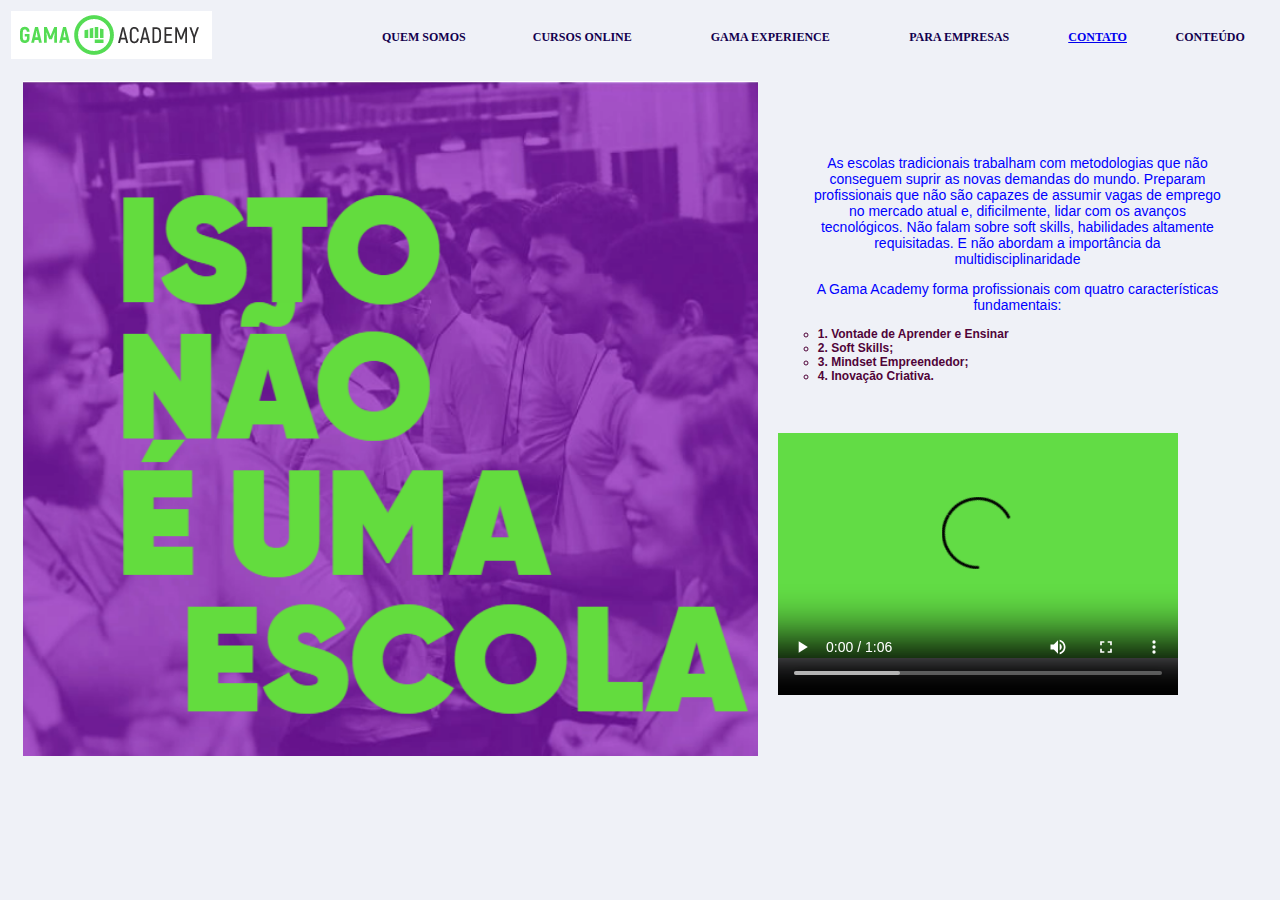
<file: html/index.html>
<!DOCTYPE html>
<html lang="en">
<head>
    <!-- inicialização de paginas -->
    <meta charset="UTF-8">
    <meta name="viewport" content="width=device-width, initial-scale=1.0">
    <title>Gama Academy</title>
<!-- local de chamadas css e js -->

<link rel="stylesheet" href="../css/estilo.css">
<!-- chamada da biblioteca do css-->

</head>
<body>
    <table border="0" width="100%" class="menu">
        <tr>
            <td><img src="../imagem/logo.PNG"></td>
            <td align="center">QUEM SOMOS</td>
            <td align="center">CURSOS ONLINE</td>
            <td align="center">GAMA EXPERIENCE</td>
            <td align="center">PARA EMPRESAS</td>
            <td align="center"><a href="../html/contato.html">CONTATO</a></td>
            <td align="center">CONTEÚDO</td>
        </tr>
    </table>

    <table border="0" width="100%" cellpadding="5" cellspacing="10">
        <tr>
            <td> <!-- primeira coluna -->
                <img src="../imagem/imagen1.PNG" width="100%" alt="">
            </td>

            <td>  <!-- segunda coluna -->

                <p>
                    As escolas tradicionais trabalham com metodologias que não<br> 
                conseguem suprir as novas demandas do mundo. Preparam<br> 
                profissionais que não são capazes de assumir vagas de 
                emprego<br> no mercado atual e, dificilmente, lidar com os 
                avanços<br> tecnológicos. Não falam sobre soft skills, habilidades 
                altamente<br> requisitadas. E não abordam a importância da<br>
                multidisciplinaridade
                </p>
            
                <p>A Gama Academy forma profissionais com quatro características<br> 
                    fundamentais:</p>
            
                    <ul type="circle"  class="lista">  <!-- ul cria lista de opcoes circle/square -->
            
                        <li>1. Vontade de Aprender e Ensinar</li>
                        <li>2. Soft Skills;            </li>
                        <li>3. Mindset Empreendedor;</li>
                        <li>4. Inovação Criativa.</li>
                    </ul>

                    <video controls= autoplay="true" width="400" height="300">
                        <source src="../videos/gama.mp4" />
                    </video>
            
            </td>
            <!--
            <h1>Sejam bem vindos a nossa pagina da empresa Gama Academy</h1>
            -->
        </tr>
    </table>




   
<!--
        <ul type="square">

            <li>1. Vontade de Aprender e Ensinar</li>
            <li>2. Soft Skills;            </li>
            <li>3. Mindset Empreendedor;</li>
            <li>4. Inovação Criativa.</li>
        </ul>

        <0l type="a"> 

            <li>1. Vontade de Aprender e Ensinar</li>
            <li>2. Soft Skills;            </li>
            <li>3. Mindset Empreendedor;</li>
            <li>4. Inovação Criativa.</li>
        </0l>
    -->

</body>
</html>
</file>
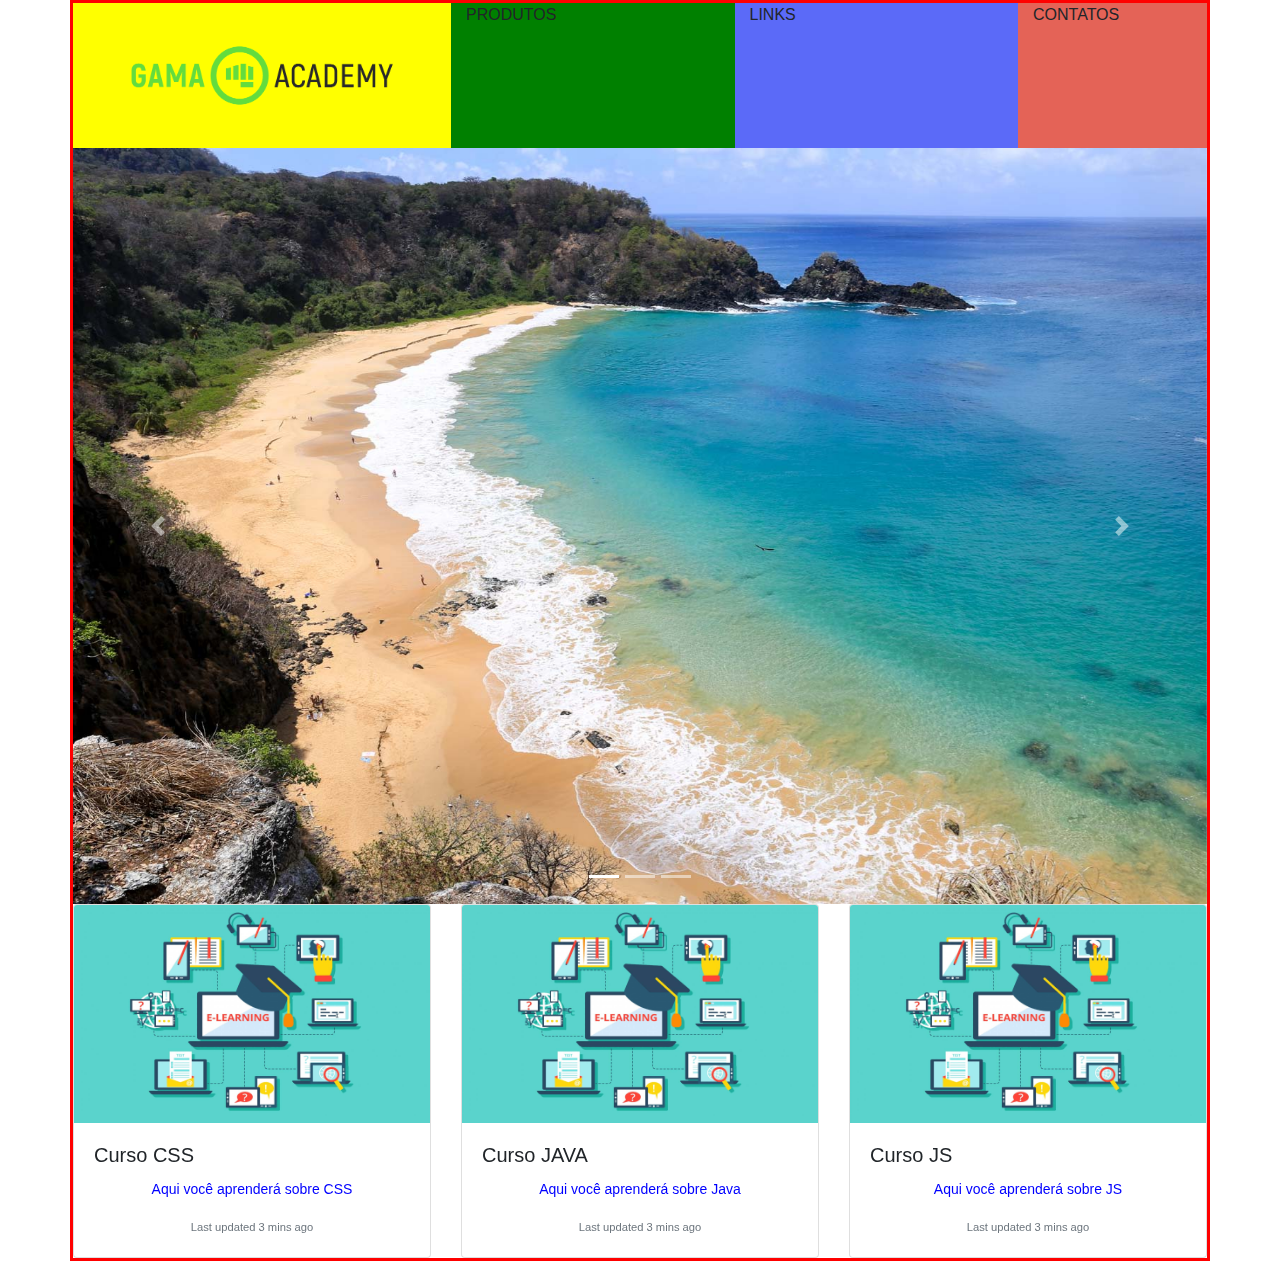
<file: html/bootstrap.html>
<!DOCTYPE html>
<html lang="en">

<head>
    <meta charset="UTF-8">
    <meta name="viewport" content="width=device-width, initial-scale=1.0">
    <title>BootStrap</title>

    <!-- Chamada do arquivo local da Blibliotaca do CSS-->
    <link rel="stylesheet" href="../css/estilo.css">

    <!-- Chamada da biblioteca do componente CSS do BootStrap-->
    <link rel="stylesheet" href="https://stackpath.bootstrapcdn.com/bootstrap/4.4.1/css/bootstrap.min.css"
        integrity="sha384-Vkoo8x4CGsO3+Hhxv8T/Q5PaXtkKtu6ug5TOeNV6gBiFeWPGFN9MuhOf23Q9Ifjh" crossorigin="anonymous">

    <!-- Chamada da biblioteca do componente JS do BootStrap-->
    <script src="https://code.jquery.com/jquery-3.4.1.slim.min.js"
        integrity="sha384-J6qa4849blE2+poT4WnyKhv5vZF5SrPo0iEjwBvKU7imGFAV0wwj1yYfoRSJoZ+n"
        crossorigin="anonymous"></script>
    <script src="https://cdn.jsdelivr.net/npm/popper.js@1.16.0/dist/umd/popper.min.js"
        integrity="sha384-Q6E9RHvbIyZFJoft+2mJbHaEWldlvI9IOYy5n3zV9zzTtmI3UksdQRVvoxMfooAo"
        crossorigin="anonymous"></script>
    <script src="https://stackpath.bootstrapcdn.com/bootstrap/4.4.1/js/bootstrap.min.js"
        integrity="sha384-wfSDF2E50Y2D1uUdj0O3uMBJnjuUD4Ih7YwaYd1iqfktj0Uod8GCExl3Og8ifwB6"
        crossorigin="anonymous"></script>


</head>

<body>

    <div class="container">
        <div class="row">
            <div class="col-lg-4 col-md-2 col-sm-3 div1"><a href="../html/index.html"><img src="../imagem/logoGama.png" width="100%"></a></div>
            <div class="col-lg-3 col-md-5 col-sm-3 div2">PRODUTOS</div>
            <div class="col-lg-3 col-md-2 col-sm-3 div3">LINKS</div>
            <div class="col-lg-2 col-md-3 col-sm-3 div4">CONTATOS</div>
        </div>

        <div class="row">
            <div id="carouselExampleIndicators" class="carousel slide" data-ride="carousel">
                <ol class="carousel-indicators">
                    <li data-target="#carouselExampleIndicators" data-slide-to="0" class="active"></li>
                    <li data-target="#carouselExampleIndicators" data-slide-to="1"></li>
                    <li data-target="#carouselExampleIndicators" data-slide-to="2"></li>
                </ol>
                <div class="carousel-inner">
                    <div class="carousel-item active">
                        <img src="../imagem/banner3.jpg" class="d-block w-100" alt="...">
                    </div>
                    <div class="carousel-item">
                        <img src="../imagem/banner4.jpg" class="d-block w-100" alt="...">
                    </div>
                    <div class="carousel-item">
                        <img src="../imagem/banner5.jpg" class="d-block w-100" alt="...">
                    </div>
                </div>
                <a class="carousel-control-prev" href="#carouselExampleIndicators" role="button" data-slide="prev">
                    <span class="carousel-control-prev-icon" aria-hidden="true"></span>
                    <span class="sr-only">Previous</span>
                </a>
                <a class="carousel-control-next" href="#carouselExampleIndicators" role="button" data-slide="next">
                    <span class="carousel-control-next-icon" aria-hidden="true"></span>
                    <span class="sr-only">Next</span>
                </a>
            </div>
        </div>

        <div class="row">
            <div class="card-deck">
                <div class="card">
                    <img src="../imagem/curso3.jpg" class="card-img-top" alt="...">
                    <div class="card-body">
                        <h5 class="card-title">Curso CSS</h5>
                        <p class="card-text">Aqui você aprenderá sobre CSS</p>
                        <p class="card-text"><small class="text-muted">Last updated 3 mins ago</small></p>
                    </div>
                </div>
                <div class="card">
                    <img src="../imagem/curso3.jpg" class="card-img-top" alt="...">
                    <div class="card-body">
                        <h5 class="card-title">Curso JAVA</h5>
                        <p class="card-text">Aqui você aprenderá sobre Java</p>
                        <p class="card-text"><small class="text-muted">Last updated 3 mins ago</small></p>
                    </div>
                </div>
                <div class="card">
                    <img src="../imagem/curso3.jpg" class="card-img-top" alt="...">
                    <div class="card-body">
                        <h5 class="card-title">Curso JS</h5>
                        <p class="card-text">Aqui você aprenderá sobre JS</p>
                        <p class="card-text"><small class="text-muted">Last updated 3 mins ago</small></p>
                    </div>
                </div>
            </div>
        </div>

    </div>

</body>

</html>
</file>
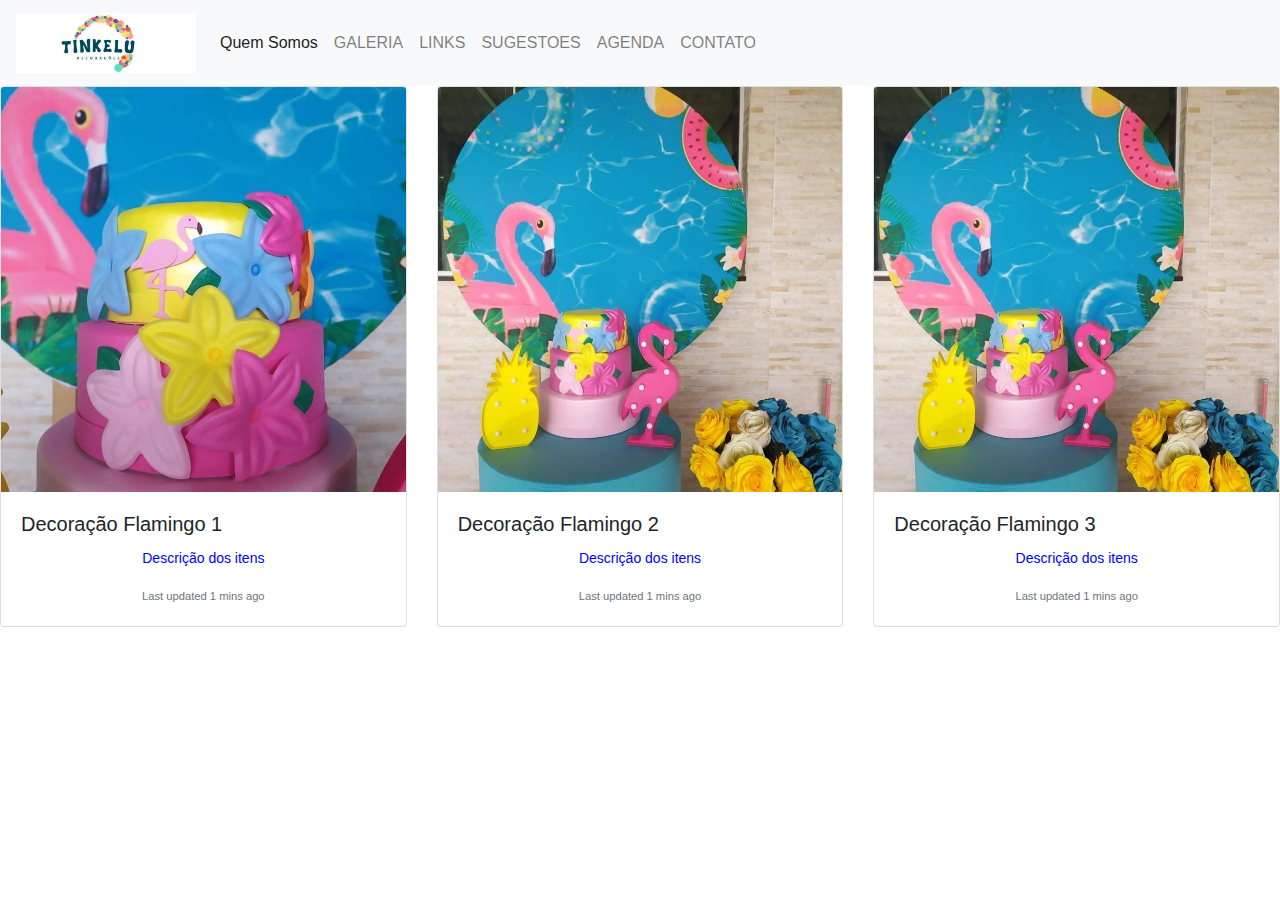
<file: html/bootstrapTinkelu1.html>
<!DOCTYPE html>
<html lang="en">

<head>
    <meta charset="UTF-8">
    <meta name="viewport" content="width=device-width, initial-scale=1.0">
    <title>BootStrap</title>

    <!-- Chamada do arquivo local da Blibliotaca do CSS-->
    <link rel="stylesheet" href="../css/estilotklu.css">

    <!-- Chamada da biblioteca do componente CSS do BootStrap-->
    <link rel="stylesheet" href="https://stackpath.bootstrapcdn.com/bootstrap/4.4.1/css/bootstrap.min.css"
        integrity="sha384-Vkoo8x4CGsO3+Hhxv8T/Q5PaXtkKtu6ug5TOeNV6gBiFeWPGFN9MuhOf23Q9Ifjh" crossorigin="anonymous">

    <!-- Chamada da biblioteca do componente JS do BootStrap-->
    <script src="https://code.jquery.com/jquery-3.4.1.slim.min.js"
        integrity="sha384-J6qa4849blE2+poT4WnyKhv5vZF5SrPo0iEjwBvKU7imGFAV0wwj1yYfoRSJoZ+n"
        crossorigin="anonymous"></script>
    <script src="https://cdn.jsdelivr.net/npm/popper.js@1.16.0/dist/umd/popper.min.js"
        integrity="sha384-Q6E9RHvbIyZFJoft+2mJbHaEWldlvI9IOYy5n3zV9zzTtmI3UksdQRVvoxMfooAo"
        crossorigin="anonymous"></script>
    <script src="https://stackpath.bootstrapcdn.com/bootstrap/4.4.1/js/bootstrap.min.js"
        integrity="sha384-wfSDF2E50Y2D1uUdj0O3uMBJnjuUD4Ih7YwaYd1iqfktj0Uod8GCExl3Og8ifwB6"
        crossorigin="anonymous"></script>


</head>

<body>
            <nav class="navbar navbar-expand-lg navbar-light bg-light">
                <a class="navbar-brand" href="#"><img src="../imagem/logotklu.PNG" width="180" height="60" class="d-inline-block align-top" alt=""></a>
                <button class="navbar-toggler" type="button" data-toggle="collapse" data-target="#navbarNav"
                    aria-controls="navbarNav" aria-expanded="false" aria-label="Toggle navigation">
                    <span class="navbar-toggler-icon"></span>
                </button>
                <div class="collapse navbar-collapse" id="navbarNav">
                    <ul class="navbar-nav">
                        <li class="nav-item active">
                            <a class="nav-link" href="#">Quem Somos <span class="sr-only">(current)</span></a>
                        </li>
                        <li class="nav-item">
                            <a class="nav-link" href="#">GALERIA</a>
                        </li>
                        <li class="nav-item">
                            <a class="nav-link" href="#">LINKS</a>
                        </li>
                        <li class="nav-item">
                            <a class="nav-link" href="#">SUGESTOES</a>
                        </li>
                        <li class="nav-item">
                            <a class="nav-link" href="#">AGENDA</a>
                        </li>
                        <li class="nav-item">
                            <a class="nav-link" href="#">CONTATO</a>
                        </li>
                    </ul>
                </div>
            </nav>


        <!--
    <div class="container-fluid">
        <div class="row">
            <div class="col-lg-3 col-md-3 col-sm-3 div1"><img src="../imagem/logotklu.PNG" width="100%"></a></div>
            <div class="col-lg-3 col-md-3 col-sm-3 div1">GALERIA</div>
            <div class="col-lg-3 col-md-3 col-sm-3 div1">LINKS</div>
            <div class="col-lg-3 col-md-3 col-sm-3 div1">CONTATOS</div>
        </div>


        <div class="row">
            <div id="carouselExampleIndicators" class="carousel slide" data-ride="carousel">
                <ol class="carousel-indicators">
                    <li data-target="#carouselExampleIndicators" data-slide-to="0" class="active"></li>
                    <li data-target="#carouselExampleIndicators" data-slide-to="1"></li>
                    <li data-target="#carouselExampleIndicators" data-slide-to="2"></li>
                </ol>
                <div class="carousel-inner">
                    <div class="carousel-item active">
                        <img src="../imagem/foto1.jpg" class="d-block w-100" width="100%" alt="...">
                    </div>
                    <div class="carousel-item">
                        <img src="../imagem/foto2.jpg" class="d-block w-100" width="100%" alt="...">
                    </div>
                    <div class="carousel-item">
                        <img src="../imagem/foto3.jpg" class="d-block w-100" width="100%" alt="...">
                    </div>
                </div>
                <a class="carousel-control-prev" href="#carouselExampleIndicators" role="button" data-slide="prev">
                    <span class="carousel-control-prev-icon" aria-hidden="true"></span>
                    <span class="sr-only">Previous</span>
                </a>
                <a class="carousel-control-next" href="#carouselExampleIndicators" role="button" data-slide="next">
                    <span class="carousel-control-next-icon" aria-hidden="true"></span>
                    <span class="sr-only">Next</span>
                </a>
            </div>
        </div>
-->

<div class="container-fluid">

    <div class="row">
        <div class="card-deck">
                <div class="card">
                    <img src="../imagem/foto1.jpg" class="card-img-top" alt="...">
                    <div class="card-body">
                        <h5 class="card-title">Decoração Flamingo 1</h5>
                        <p class="card-text">Descrição dos itens</p>
                        <p class="card-text"><small class="text-muted">Last updated 1 mins ago</small></p>
                    </div>
                </div>
                <div class="card">
                    <img src="../imagem/foto2.jpg" class="card-img-top" alt="...">
                    <div class="card-body">
                        <h5 class="card-title">Decoração Flamingo 2</h5>
                        <p class="card-text">Descrição dos itens</p>
                        <p class="card-text"><small class="text-muted">Last updated 1 mins ago</small></p>
                    </div>
                </div>
                <div class="card">
                    <img src="../imagem/foto3.jpg" class="card-img-top" alt="...">
                    <div class="card-body">
                        <h5 class="card-title">Decoração Flamingo 3</h5>
                        <p class="card-text">Descrição dos itens</p>
                        </p>
                        <p class="card-text"><small class="text-muted">Last updated 1 mins ago</small></p>
                    </div>
                </div>
            </div>
        </div>

    </div>

</body>

</html>
</file>
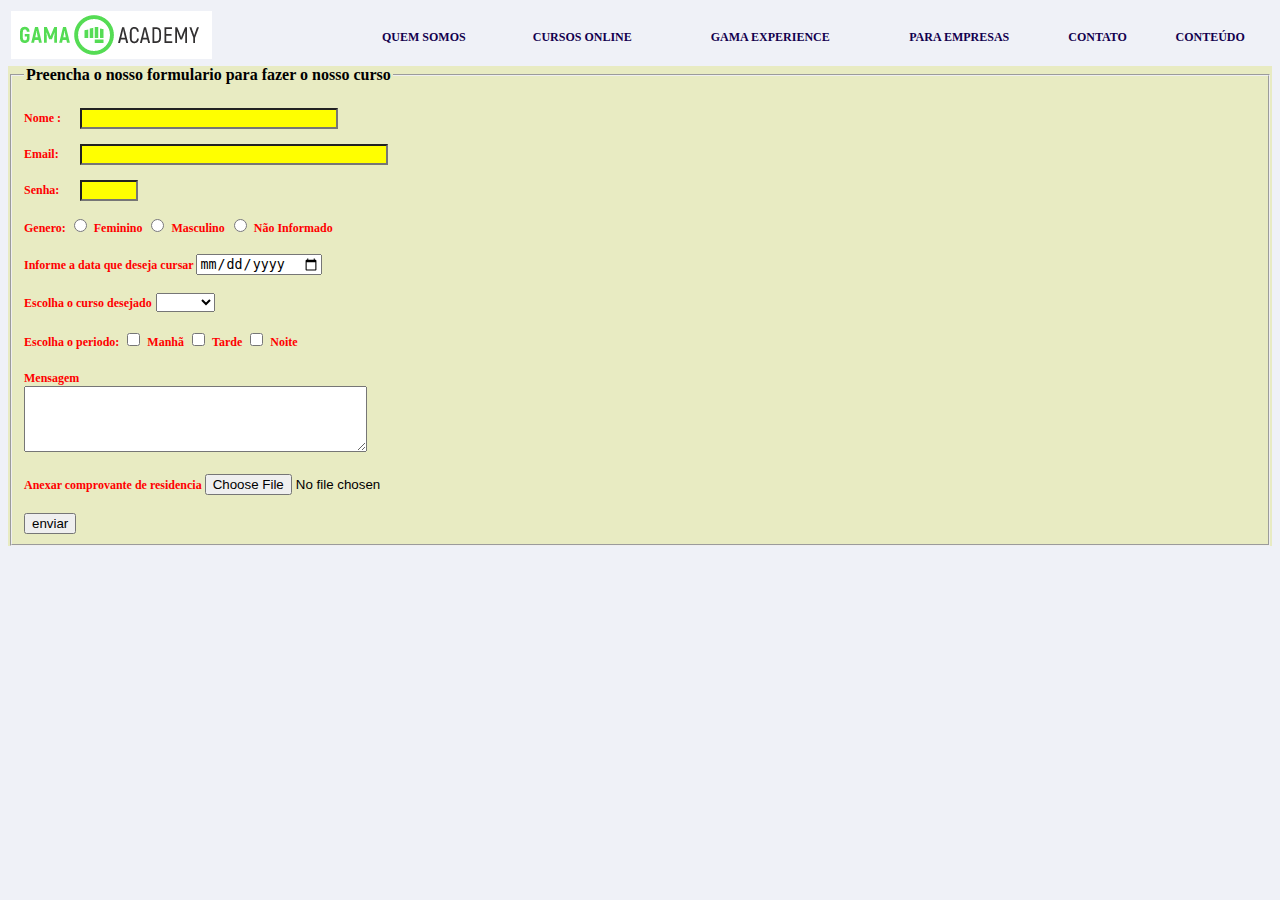
<file: html/contato.html>
<!DOCTYPE html>
<html lang="en">

<head>
    <meta charset="UTF-8">
    <meta name="viewport" content="width=device-width, initial-scale=1.0">
    <title>Gama Academy - Contato</title>

    <link rel="stylesheet" href="../css/estilo.css">
    <!-- chamada da biblioteca do css-->

</head>

<body>

    <table border="0" width="100%" class="menu">
        <tr>
            <td><a href="../html/index.html"><img src="../imagem/logo.PNG"></td>
            <td align="center">QUEM SOMOS</td>
            <td align="center">CURSOS ONLINE</td>
            <td align="center">GAMA EXPERIENCE</td>
            <td align="center">PARA EMPRESAS</td>
            <td align="center">CONTATO</td>
            <td align="center">CONTEÚDO</td>
        </tr>
    </table>

    <form id="form_contato" method="POST">
        <fieldset>
            <legend><b>Preencha o nosso formulario para fazer o nosso curso</b></legend><br>
            <label>Nome : </label><input type="text" nome="nome" class="campo_nome" required><br><br>
            <label>Email: </label><input type="email" email="email" class="campo_email" required><br><br>
            <label>Senha: </label><input type="password" senha="senha" class="campo_senha" required><br><br>
            <label>Genero: </label>
            <input type="radio" name="opcao_genero" value="Feminino" /> <span>Feminino</span>
            <input type="radio" name="opcao_genero" value="Masculino" /> <span>Masculino</span>
            <input type="radio" name="opcao_genero" value="Não Informado" /> <span>Não Informado</span> <br><br>
            <label>Informe a data que deseja cursar </label><input type="date" name="data"><br><br>

            <label>Escolha o curso desejado</label>
            <select required>
                <option value=""> </option>
                <option value="CSS">CSS </option>
                <option value="JAVA">JAVA </option>
                <option value="JAVA">HTML </option>
                <option value="JAVA">CSS </option>
            </select><br><br>

            <label>Escolha o periodo:</label>
            <input type="checkbox"  name="opcao_periodo" value="manhã"> <span>Manhã</span>
            <input type="checkbox"  name="opcao_periodo" value="tarde"> <span>Tarde</span>
            <input type="checkbox"  name="opcao_periodo" value="noite"> <span>Noite</span><br><br>

            <label>Mensagem</label><br>
            <textarea cols="40" rows="4" name="mensagem"></textarea><br><br>

            <label>Anexar comprovante de residencia </label><input type="file" name="arquivo"><br><br>
            <input type="submit" value="enviar">
        </fieldset>

    </form>


</body>

</html>
</file>
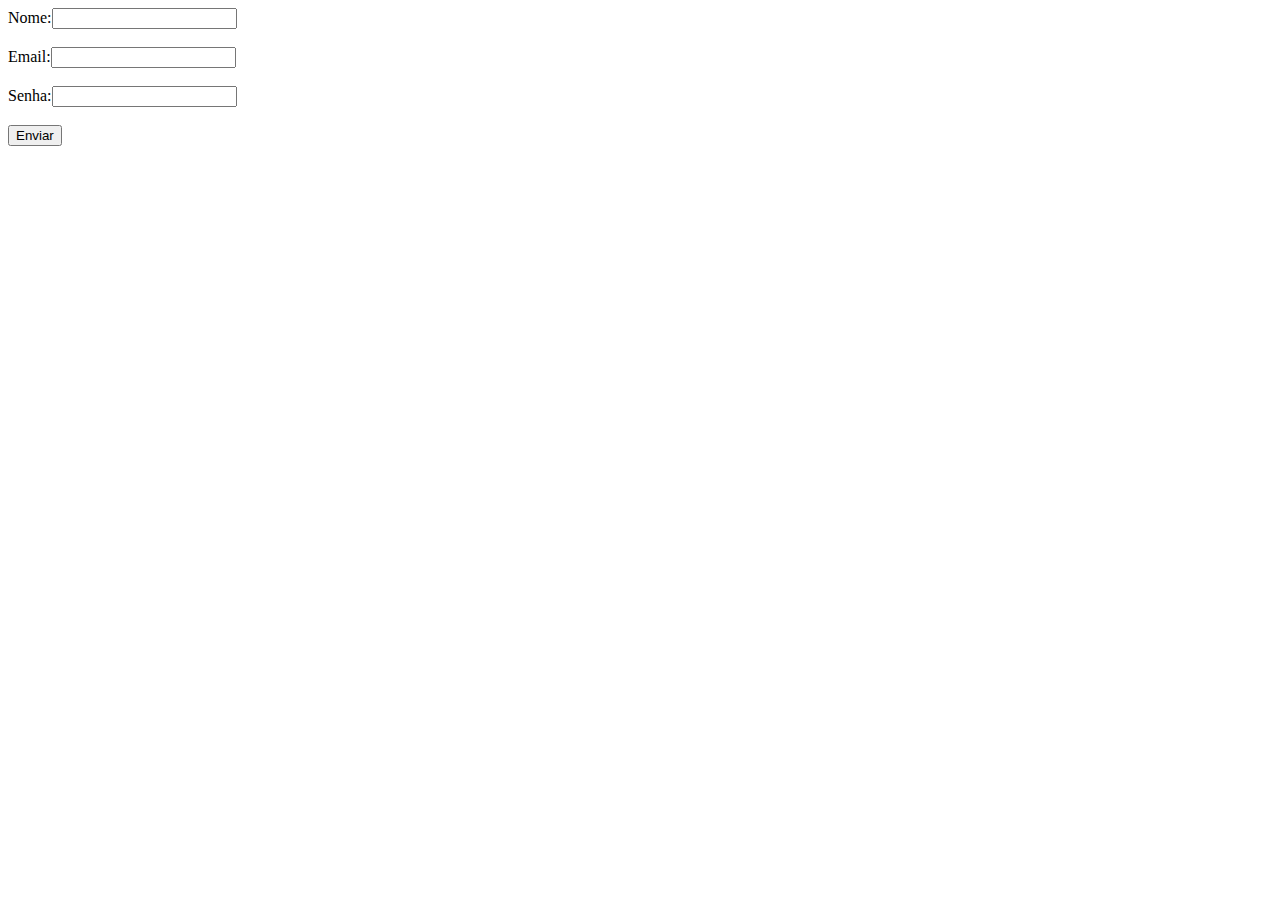
<file: html/java.html>
<!DOCTYPE html>
<html lang="en">
<head>
    <meta charset="UTF-8">
    <meta name="viewport" content="width=device-width, initial-scale=1.0">
    <title>Java Script</title>


<!-- A Chamada de uma biblioteca em JS -->
<script type="text/javascript" src="../js/funcao.js"></script>


</head>
<body>
    <!-- <input type="button" onclick="msn()" value="Click para ver o seu prêmio"> -->

    <form id="formuser" method="POST">
        Nome:<input type="text" name="nome"><br><br>
        Email:<input type="text" name="email"><br><br>
        Senha:<input type="password" name="senha"><br><br>

        <input type="submit" onclick="return validar()" value="Enviar">
        



    </form>

</body>
</html>
</file>
<file: css/estilo.css>
/* indica inicio do desenvolvimento em css */
p{
    color:blue;
    font-size: 14px;
    font-family: Verdana, Geneva, Tahoma, sans-serif;
    text-align: center;
    /*background-color: yellow;*/
}

body{
    background-color:rgb(239, 241, 247);
}

.menu{
    color:rgb(18, 0, 78);
    font-size: 12px;
    font-family: geneva;
    font-weight: bold;
}

.lista{
    color:rgb(80, 4, 57);
    font-size:12px;
    font-family: Verdana, Geneva, Tahoma, sans-serif;
    font-weight: bold;
}

label{
    font-weight: bold;
    color:red;
    font-size: 12px;
}

span{
    font-weight: bold;
    color:red;
    font-size: 12px;  
}

#form_contato{
    background-color: rgb(232, 235, 194);
}

.campo_nome{
    position: absolute;
    left:80px;
    background-color: yellow;
    width: 250px;
}

.campo_email{
    position: absolute;
    left:80px;
    background-color: yellow;
    width: 300px;  
}

.campo_senha{
    position: absolute;
    left:80px;
    background-color: yellow;
    width: 50px;  
}

.container{
    border:3px solid red;
    width: 500px;
}

.div1{
    background-color: yellow;
}

.div2{
    background-color: green;
}

.div3{
    background-color: rgb(91, 106, 248);
}

.div4{
    background-color: rgb(228, 99, 87);
}
</file>
<file: css/estilotklu.css>
/* indica inicio do desenvolvimento em css */
p{
    color:blue;
    font-size: 14px;
    font-family: Verdana, Geneva, Tahoma, sans-serif;
    text-align: center;
    /*background-color: yellow;*/
}

body{
    background-color:rgb(239, 241, 247);
}

.menu{
    color:rgb(18, 0, 78);
    font-size: 12px;
    font-family: geneva;
    font-weight: bold;
}

.lista{
    color:rgb(80, 4, 57);
    font-size:12px;
    font-family: Verdana, Geneva, Tahoma, sans-serif;
    font-weight: bold;
}

label{
    font-weight: bold;
    color:red;
    font-size: 12px;
}

span{
    font-weight: bold;
    color:red;
    font-size: 12px;  
}

#form_contato{
    background-color: rgb(232, 235, 194);
}

.campo_nome{
    position: absolute;
    left:80px;
    background-color: yellow;
    width: 250px;
}

.campo_email{
    position: absolute;
    left:80px;
    background-color: yellow;
    width: 300px;  
}

.campo_senha{
    position: absolute;
    left:80px;
    background-color: yellow;
    width: 50px;  
}

.container{
    border:3px solid white;
    width: 500px;
}

.div1{
    background-color: white;
}

.div2{
    background-color: green;
}

.div3{
    background-color: rgb(91, 106, 248);
}

.div4{
    background-color: rgb(228, 99, 87);
}
</file>
